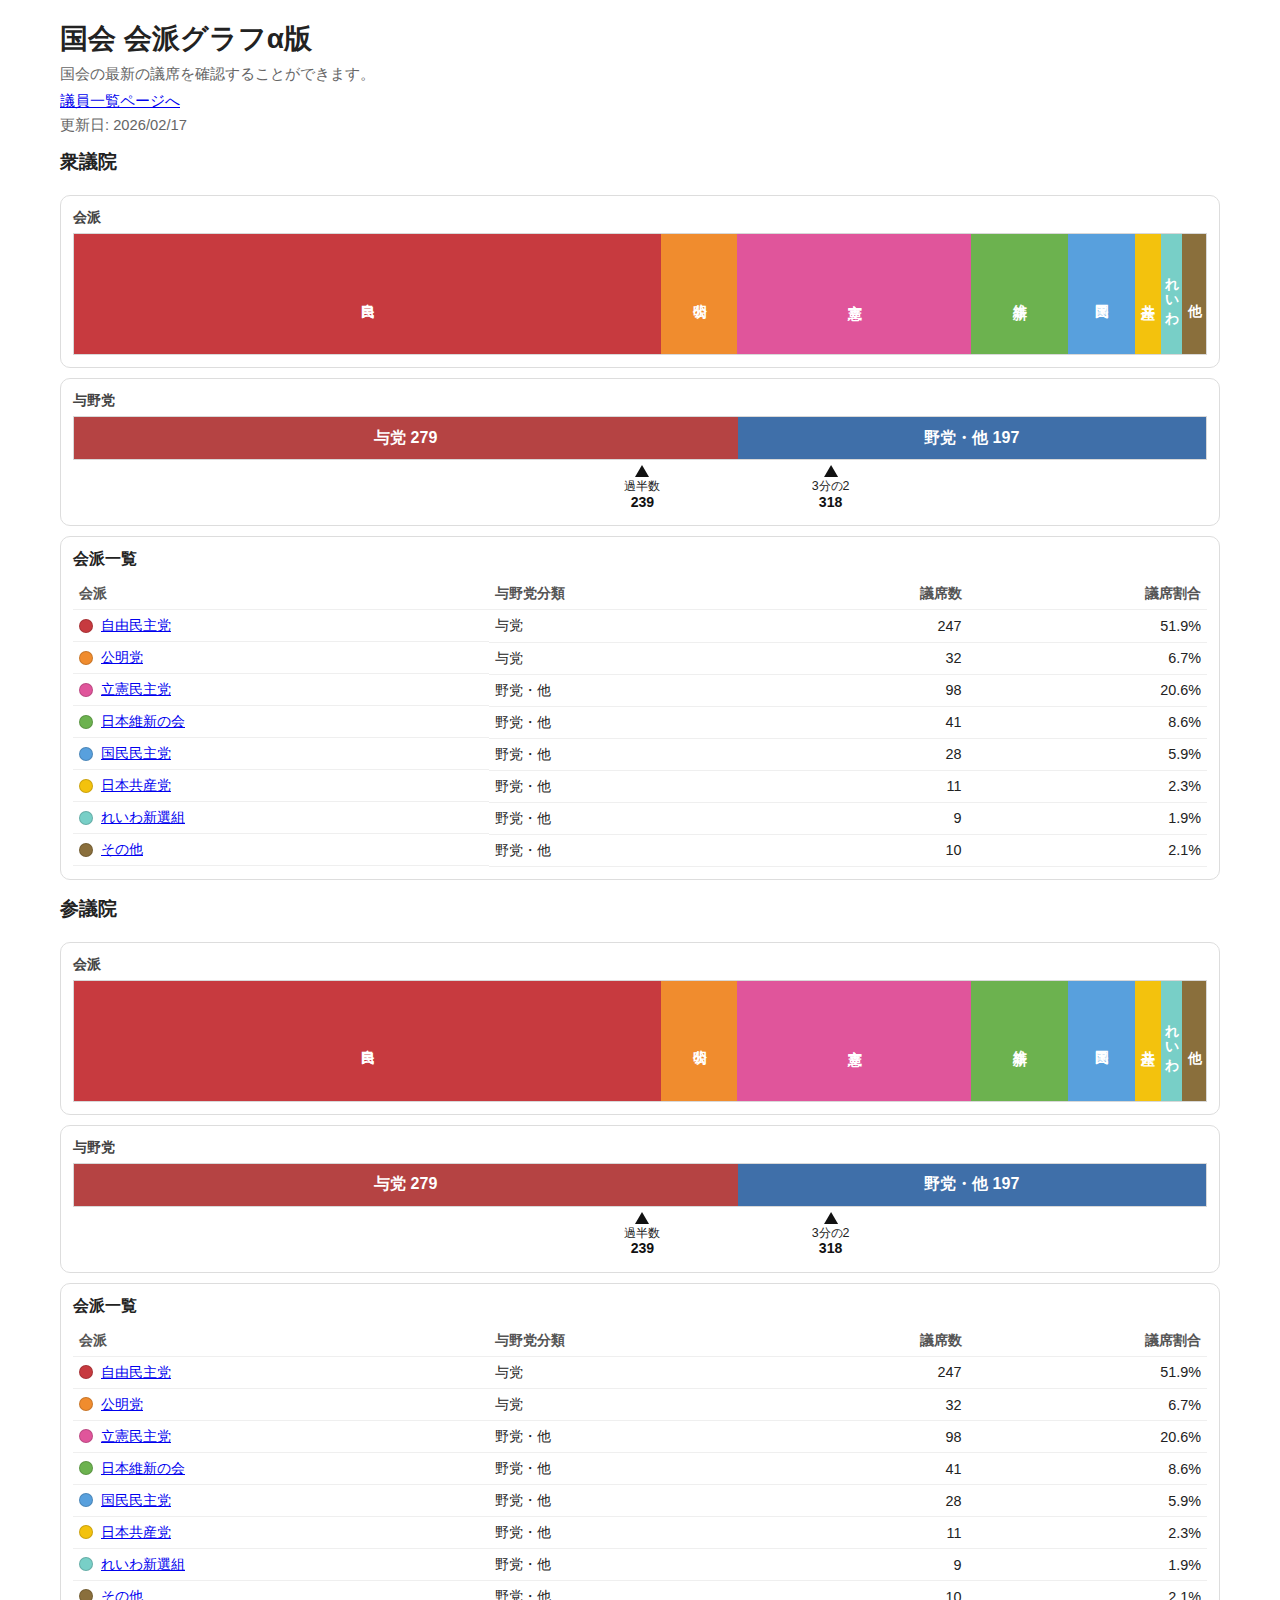
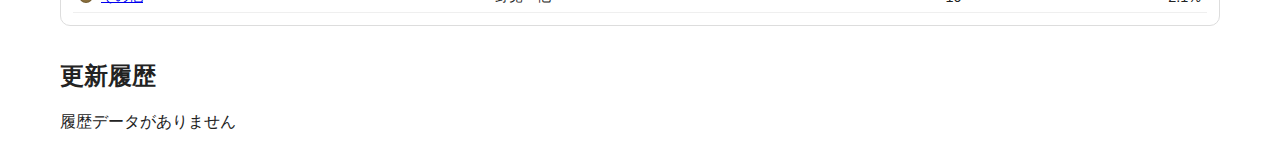
<file: index.html>
<!doctype html>
<html lang="ja">
<head>
  <meta charset="UTF-8">
  <meta name="viewport" content="width=device-width, initial-scale=1.0">
  <title>国会 会派議席グラフα版</title>
  <link rel="stylesheet" href="./styles.css">
</head>
<body>
  <main class="layout">
    <header class="header">
      <h1>国会 会派グラフα版</h1>
      <p class="subtitle">国会の最新の議席を確認することができます。</p>
      <p class="subtitle"><a class="members-entry-link" href="./members.html">議員一覧ページへ</a></p>
      <p id="last-updated" class="last-updated">更新日: --</p>
    </header>
    <section id="chambers" class="chambers"></section>
    <section class="history-panel">
      <h2 class="history-title">更新履歴</h2>
      <div id="history-list" class="history-list"></div>
    </section>
  </main>

  <script src="./app.js"></script>
</body>
</html>
</file>
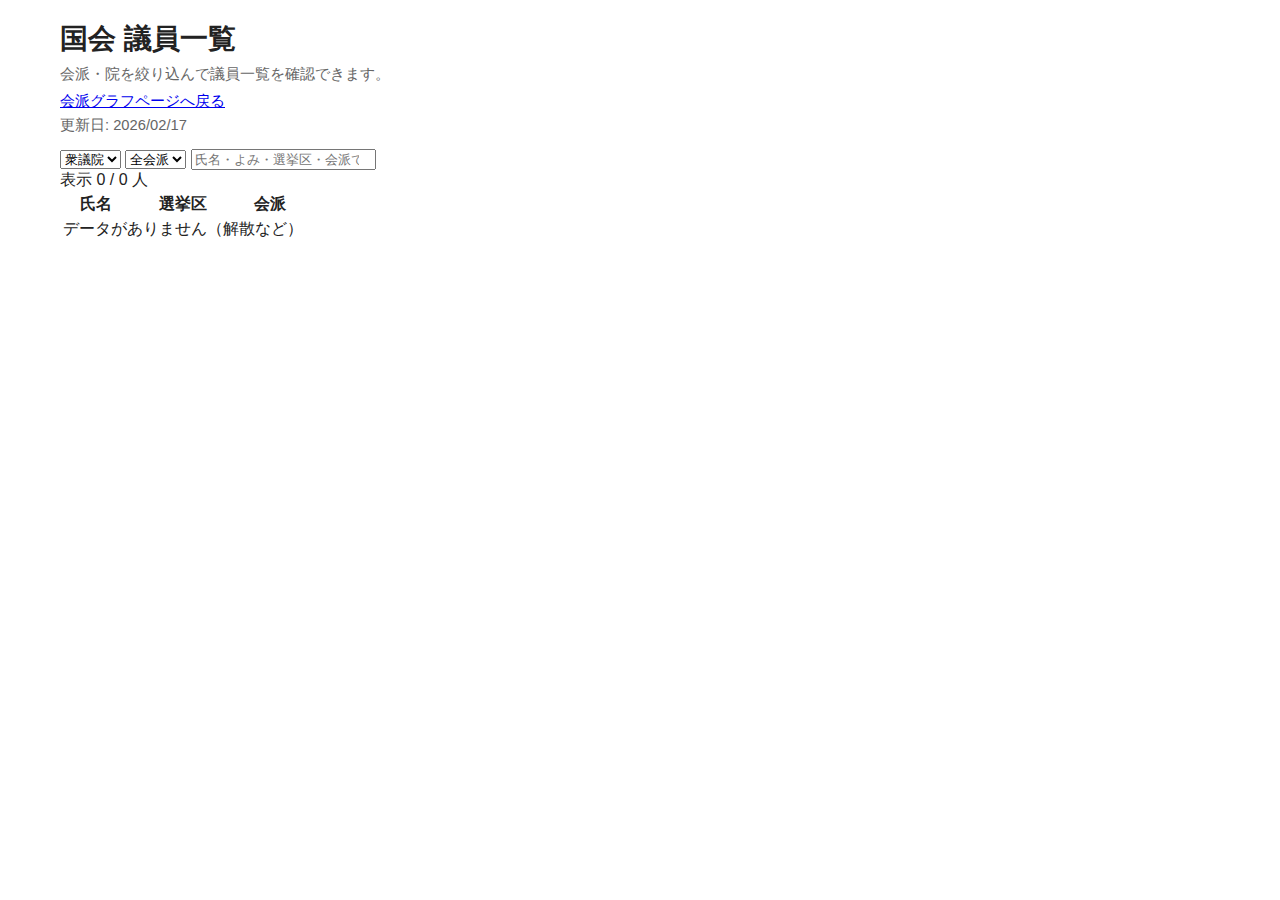
<file: members.html>
<!doctype html>
<html lang="ja">
<head>
  <meta charset="UTF-8">
  <meta name="viewport" content="width=device-width, initial-scale=1.0">
  <title>国会 議員一覧</title>
  <link rel="stylesheet" href="./styles.css">
</head>
<body>
  <main class="layout">
    <header class="header">
      <h1>国会 議員一覧</h1>
      <p class="subtitle">会派・院を絞り込んで議員一覧を確認できます。</p>
      <p class="subtitle"><a class="members-entry-link" href="./index.html">会派グラフページへ戻る</a></p>
      <p id="members-last-updated" class="last-updated">更新日: --</p>
    </header>

    <section class="members-panel members-page-panel">
      <div class="members-controls members-page-controls">
        <select id="members-page-chamber" class="members-kaiha-filter"></select>
        <select id="members-page-kaiha" class="members-kaiha-filter"></select>
        <input
          id="members-page-search"
          class="members-search"
          type="search"
          placeholder="氏名・よみ・選挙区・会派で検索"
          autocomplete="off"
        >
        <div id="members-page-count" class="members-count">表示 0 / 0 人</div>
      </div>
      <div class="members-table-wrapper">
        <table class="members-table">
          <thead>
            <tr>
              <th>氏名</th>
              <th>選挙区</th>
              <th>会派</th>
            </tr>
          </thead>
          <tbody id="members-page-body"></tbody>
        </table>
      </div>
    </section>
  </main>

  <script src="./members.js"></script>
</body>
</html>
</file>
<file: styles.css>
:root {
  --bg: #ffffff;
  --ink: #222222;
  --muted: #666666;
  --line: #dddddd;
  --card: #ffffff;
}

* {
  box-sizing: border-box;
}

html {
  overflow-x: hidden;
}

body {
  margin: 0;
  background: var(--bg);
  color: var(--ink);
  font-family: "Segoe UI", "Hiragino Kaku Gothic ProN", "Yu Gothic", sans-serif;
  overflow-x: hidden;
  width: 100%;
  max-width: 100vw;
}

.layout {
  max-width: 1200px;
  width: 100%;
  margin: 0 auto;
  padding: 12px 12px;
  display: grid;
  gap: 14px;
}

@media (min-width: 768px) {
  .layout {
    padding: 20px 20px;
  }
}

.header {
  margin: 0;
  padding: 0;
}

.header h1 {
  margin: 0;
  font-size: clamp(1.3rem, 5vw, 1.75rem);
}

.subtitle {
  margin: 6px 0 4px;
  color: var(--muted);
  font-size: clamp(0.85rem, 3vw, 0.95rem);
}

.last-updated {
  margin: 0;
  color: var(--muted);
  font-size: clamp(0.8rem, 2.5vw, 0.92rem);
}

.chambers {
  display: grid;
  gap: 16px;
  width: 100%;
  margin: 0;
  box-sizing: border-box;
}

.chamber-block {
  display: grid;
  gap: 10px;
  width: 100%;
  margin: 0;
  box-sizing: border-box;
}

.chamber-title {
  margin: 0 0 10px 0;
  font-size: clamp(1.1rem, 4vw, 1.2rem);
}

.bar-title {
  font-size: clamp(0.8rem, 2.5vw, 0.9rem);
  color: #444;
  margin: 0 0 6px 0;
  font-weight: 700;
}

.faction-card,
.bloc-card {
  border: 1px solid var(--line);
  border-radius: 8px;
  padding: 10px;
  background: #fff;
  width: 100%;
  box-sizing: border-box;
}

@media (min-width: 768px) {
  .faction-card,
  .bloc-card {
    border-radius: 10px;
    padding: 12px;
  }
}

.faction-bar,
.bloc-bar {
  display: flex;
  width: 100%;
  min-height: 40px;
  border: 1px solid #d8d8d8;
  overflow: hidden;
  box-sizing: border-box;
}

@media (min-width: 768px) {
  .faction-bar,
  .bloc-bar {
    min-height: 44px;
  }
}

.faction-segment,
.bloc-segment {
  display: flex;
  align-items: center;
  justify-content: center;
  color: #fff;
  font-weight: 700;
  font-size: clamp(0.75rem, 2.5vw, 1rem);
  white-space: nowrap;
  padding: 0 2px;
  box-sizing: border-box;
}

@media (min-width: 768px) {
  .faction-segment,
  .bloc-segment {
    padding: 0 8px;
    font-size: clamp(0.8rem, 2.5vw, 1rem);
  }
}

.faction-segment {
  min-height: 100px;
  writing-mode: vertical-rl;
  text-orientation: upright;
  letter-spacing: 0.05em;
  font-size: clamp(0.7rem, 1.8vw, 0.88rem);
  line-height: 1.1;
  overflow: hidden;
  text-overflow: clip;
}

@media (min-width: 768px) {
  .faction-segment {
    min-height: 120px;
    letter-spacing: 0.08em;
  }
}

.faction-vacancy {
  background: #9aa0a6;
  color: #ffffff;
}

.bloc-card {
  position: relative;
  padding-bottom: 60px;
}

@media (min-width: 768px) {
  .bloc-card {
    padding-bottom: 65px;
  }
}

.bloc-government {
  background: #b54343;
}

.bloc-opposition {
  background: #3f6fa9;
}

.bloc-vacancy {
  background: #9aa0a6;
  color: #fff;
}

.bloc-markers {
  position: absolute;
  left: 10px;
  right: 10px;
  bottom: 8px;
  height: 48px;
  max-width: calc(100% - 20px);
}

@media (min-width: 768px) {
  .bloc-markers {
    left: 12px;
    right: 12px;
    bottom: 10px;
    height: 50px;
    max-width: calc(100% - 24px);
  }
}

.bloc-marker {
  position: absolute;
  transform: translateX(-50%);
  text-align: center;
}

.bloc-marker-arrow {
  width: 0;
  height: 0;
  margin: 0 auto;
  border-left: 6px solid transparent;
  border-right: 6px solid transparent;
  border-bottom: 10px solid #111;
}

@media (min-width: 768px) {
  .bloc-marker-arrow {
    border-left: 7px solid transparent;
    border-right: 7px solid transparent;
    border-bottom: 12px solid #111;
  }
}

.bloc-marker-label {
  margin-top: 2px;
  font-size: clamp(0.65rem, 1.8vw, 0.78rem);
  color: #222;
  line-height: 1.2;
}

.bloc-marker-value {
  font-size: clamp(0.75rem, 2.2vw, 0.88rem);
  font-weight: 700;
  color: #111;
  line-height: 1.2;
}

.legend-panel {
  border: 1px solid var(--line);
  border-radius: 8px;
  background: var(--card);
  padding: 10px;
  width: 100%;
  box-sizing: border-box;
}

@media (min-width: 768px) {
  .legend-panel {
    border-radius: 10px;
    padding: 12px;
  }
}

.legend-panel h3 {
  margin: 0 0 8px 0;
  font-size: clamp(0.9rem, 3vw, 1rem);
}

.legend-table-wrapper {
  width: 100%;
  overflow-x: auto;
  -webkit-overflow-scrolling: touch;
  box-sizing: border-box;
}

@media (min-width: 768px) {
  .legend-table-wrapper {
    overflow-x: visible;
  }
}

.legend-table {
  width: 100%;
  border-collapse: collapse;
  font-size: clamp(0.75rem, 2.3vw, 0.9rem);
  margin: 0;
}

.legend-table th,
.legend-table td {
  padding: 4px 4px;
  border-bottom: 1px solid #efefef;
  white-space: nowrap;
}

.legend-table th:first-child,
.legend-table td:first-child {
  white-space: normal;
  padding-left: 4px;
}

.legend-table th:last-child,
.legend-table td:last-child {
  padding-right: 4px;
}

@media (min-width: 768px) {
  .legend-table th,
  .legend-table td {
    padding: 6px 6px;
  }
  
  .legend-table th:first-child,
  .legend-table td:first-child {
    padding-left: 6px;
  }
  
  .legend-table th:last-child,
  .legend-table td:last-child {
    padding-right: 6px;
  }
}

.legend-table th {
  text-align: left;
  color: #555;
  font-weight: 700;
}

.legend-table th:nth-child(3),
.legend-table th:nth-child(4),
.legend-table td:nth-child(3),
.legend-table td:nth-child(4) {
  text-align: right;
  font-variant-numeric: tabular-nums;
}

.legend-name-cell {
  display: flex;
  align-items: center;
  gap: 4px;
}

@media (min-width: 768px) {
  .legend-name-cell {
    gap: 8px;
  }
}

.legend-dot {
  width: 10px;
  height: 10px;
  border-radius: 50%;
  border: 1px solid rgba(0, 0, 0, 0.16);
  flex: 0 0 auto;
}

@media (min-width: 768px) {
  .legend-dot {
    width: 14px;
    height: 14px;
  }
}

.legend-row.is-active {
  background: #f7f9ff;
  font-weight: 700;
}
</file>
